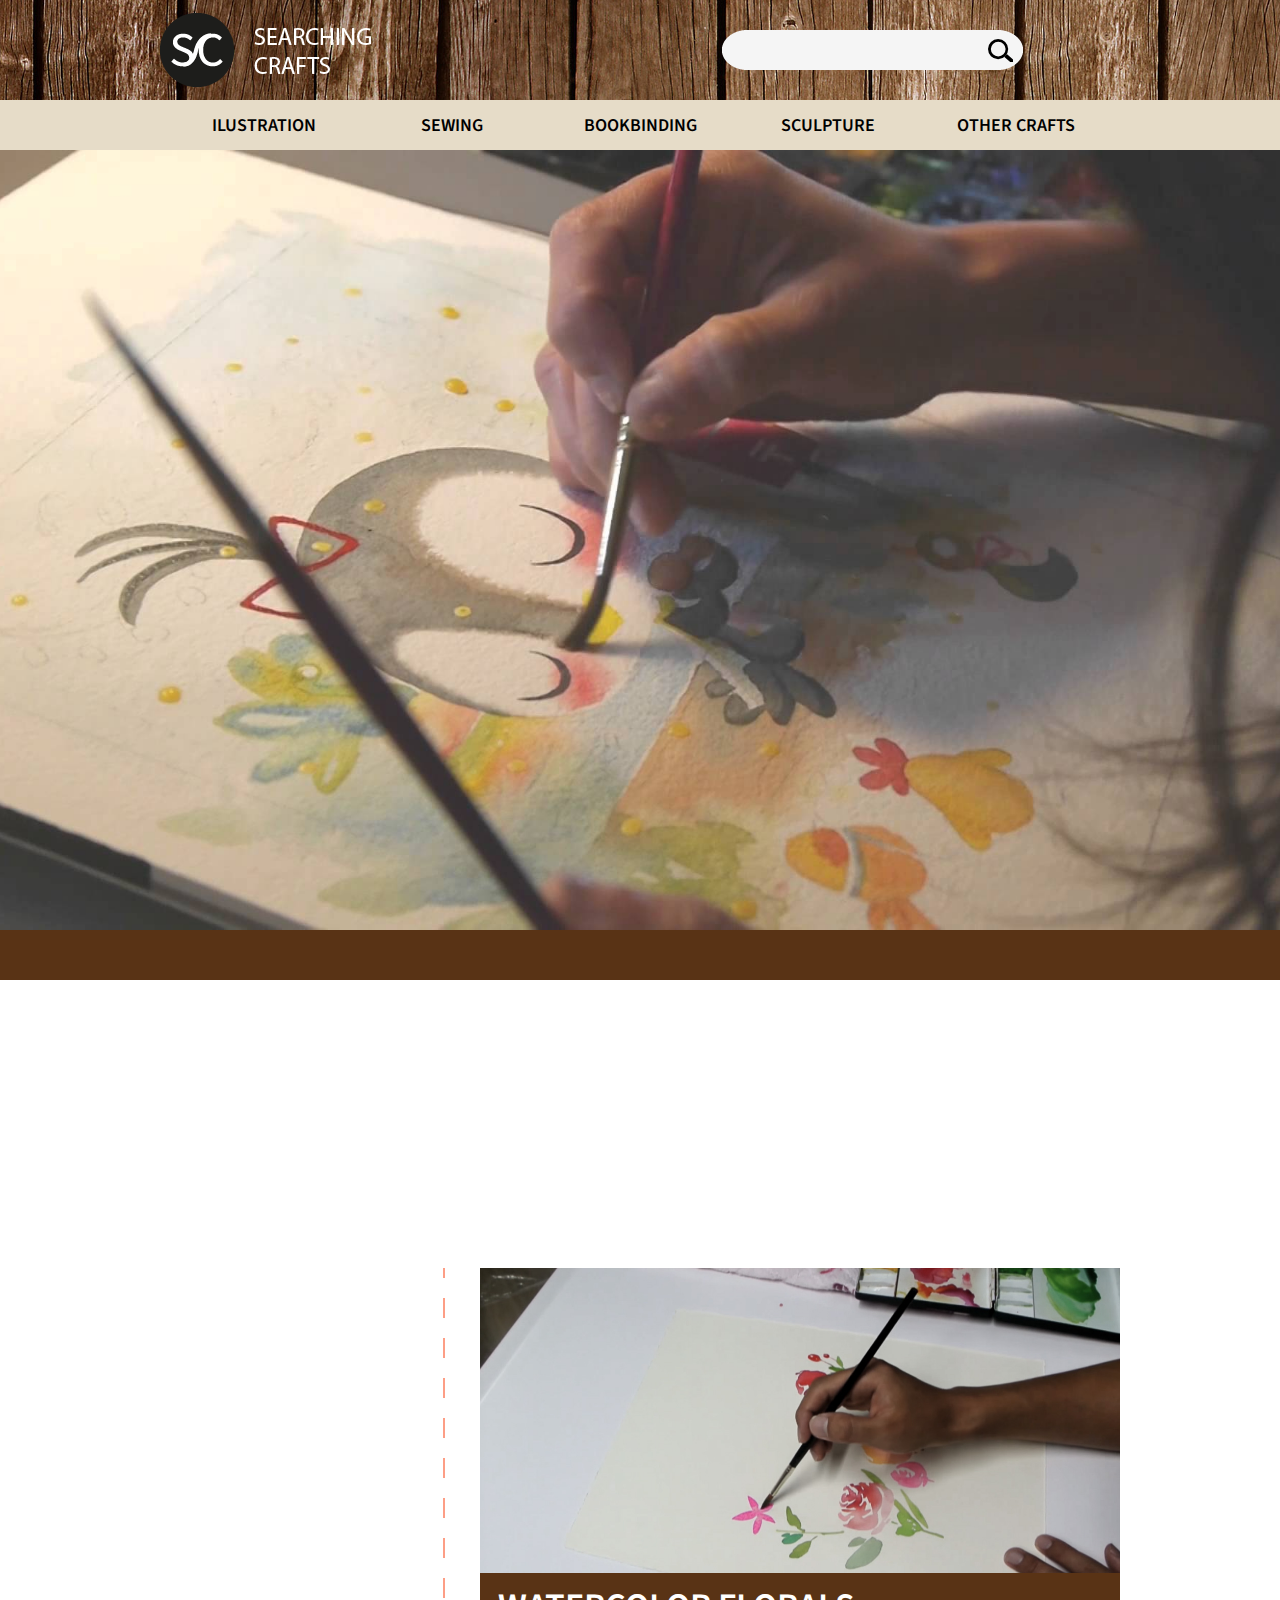
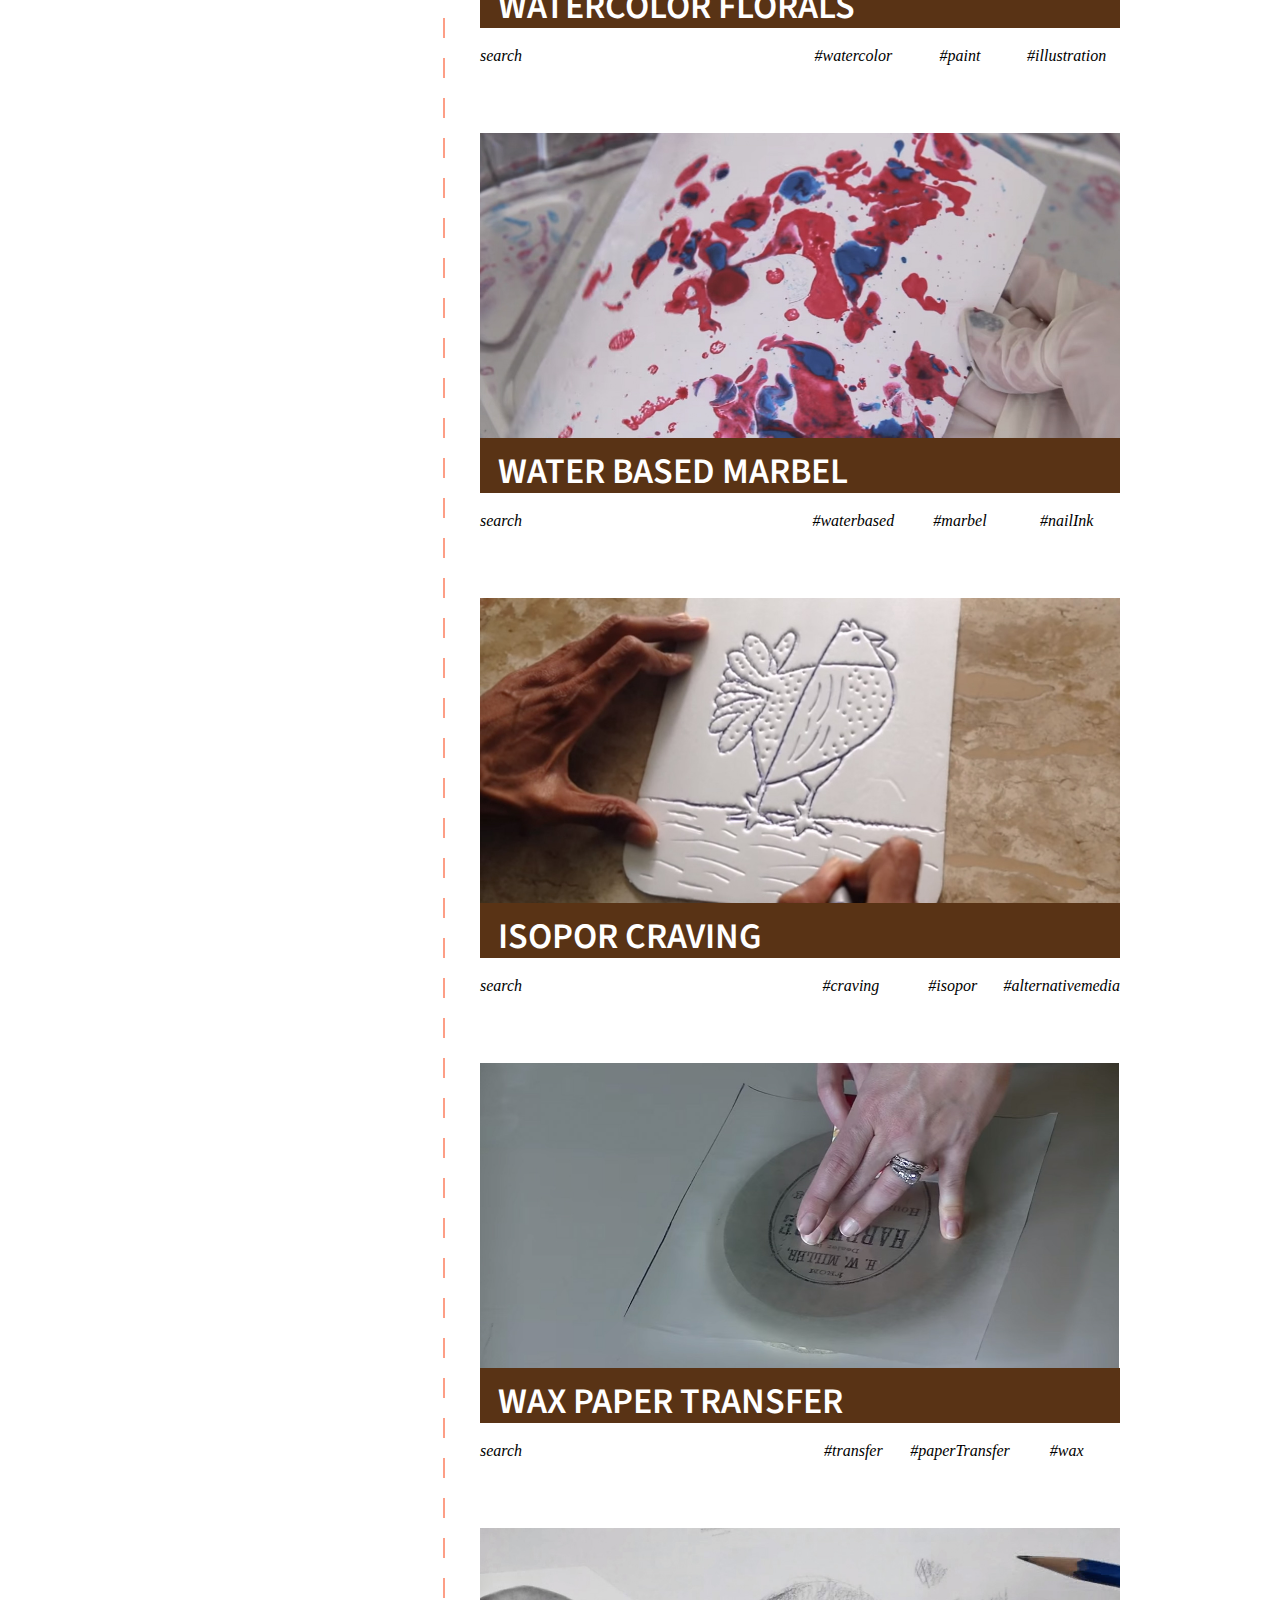
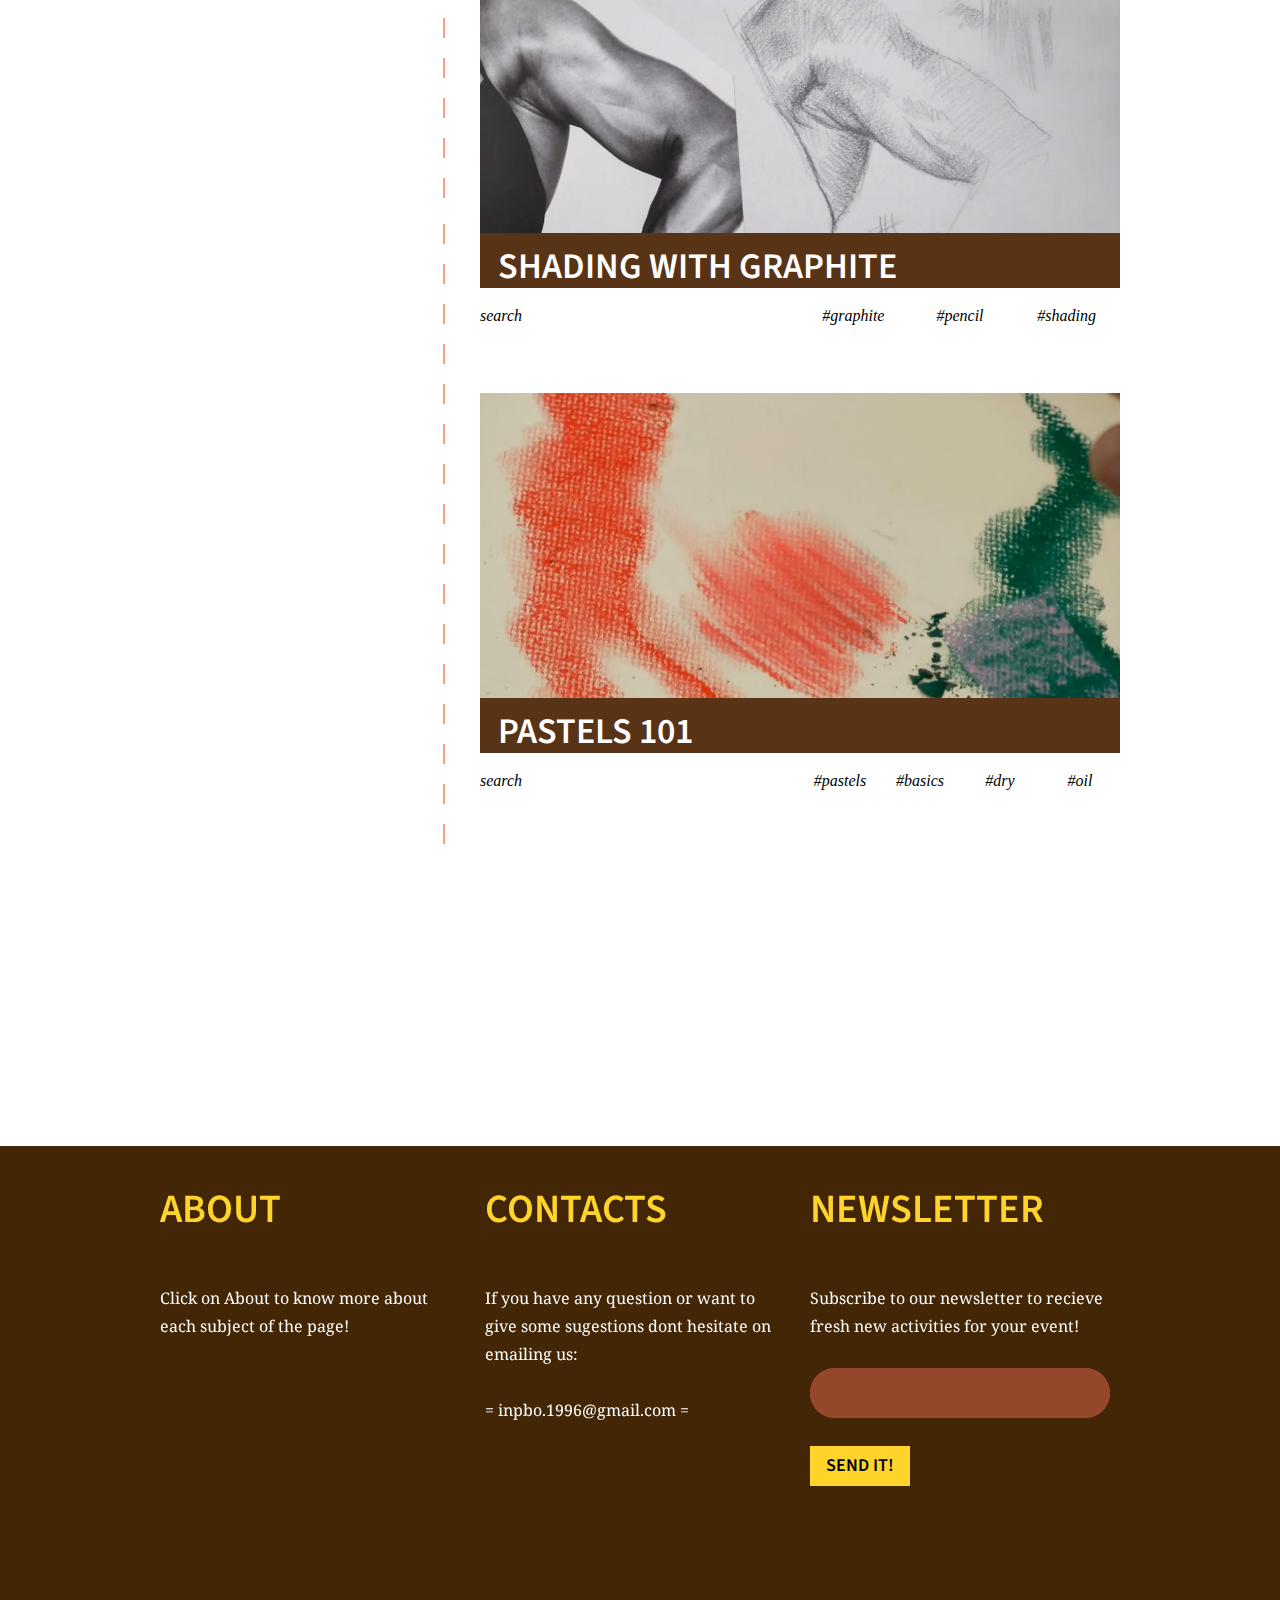
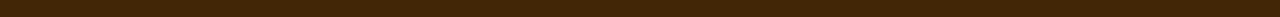
<file: ilustration.html>
<!DOCTYPE html>
<html>
<head>
    <meta charset="utf-8"> </meta>
    <meta name="viewport" content="width=device-width, initial-scale=1.0">
    <title> Searching Crafts </title>
    <link rel="stylesheet" href="style.css">
</head>
<body>
<div id="supermain">
    <div id="topMenu">
        <div id="topElements">
            <a href="index.html"><div id="logo"></div></a> 
            <div id="emptySpace"></div>
            <div id="searchBar"> <div id="searchButton"></div></div>
        </div>
    </div>
</div>
    <div id="ham">
         <div id="hamicon"></div>
    <div id="mainMenu">
        <div class="dropdown" id="menuButton">
            <a href="#"><button class="dropbtn" id="ilu">ILUSTRATION</button></a> 
                <div class="dropdown-content">
                    <a href="ilustration.html">ALL</a>
                    <a href="ink.html">INKS</a>
                    <a href="marble.html">MARBLE</a>
                    <a href="craving.html">CRAVING</a>
                    <a href="transfer.html">TRANSFER</a>
                    <a href="pencils.html">PENCILS</a>
                    <a href="pastels.html">PASTELS</a>
            </div>
        </div>
        <div class="dropdown" id="menuButton">
            <a href="#"><button class="dropbtn" id="sew">SEWING</button></a> 
                <div class="dropdown-content">
                    <a href="sewing.html">ALL</a>
                    <a href="#">PATCHWORK</a>
                    <a href="#">CLOTH</a>
                    <a href="#">FASHION HACKS</a>
                    <a href="#">SMALL OBJECTS</a>
                    <a href="#">WOOL</a>
                    <a href="#">TRICOT</a>
                    <a href="#">CROCHET</a>
            </div>
        </div>
        <div class="dropdown" id="menuButton">
            <a href="#"><button class="dropbtn" id="binding">BOOKBINDING</button></a> 
                <div class="dropdown-content">
                    <a href="bookbinding.html">ALL</a>
                    <a href="#">SADDLE STITCH</a>
                    <a href="#">COPIC STITCH</a>
                    <a href="#">NO SPINE</a>
                    <a href="#">WITH SPINE</a>
                    <a href="#">CLASSIC</a>
                    <a href="#">ARTIST</a>
            </div>
        </div>
        <div class="dropdown" id="menuButton">
            <a href="#"><button class="dropbtn" id="sculpt">SCULPTURE</button></a> 
                <div class="dropdown-content">
                    <a href="sculpture.html">ALL</a>
                    <a href="#">PAPER</a>
                    <a href="#">CARDBOARD</a>
                    <a href="#">FIMO</a>
                    <a href="#">CLAY</a>
                    <a href="#">OTHERS</a>
            </div>
        </div>
        <div class="dropdown" id="menuButton">
             <a href="#"><button class="dropbtn" id="others">OTHER CRAFTS</button></a> 
                <div class="dropdown-content">
                    <a href="others.html">ALL</a>
                    <a href="#">ORGANIZE</a>
                    <a href="#">SCRAPBOOK</a>
                    <a href="#">SPECIALS</a>
            </div>
        </div>
    </div>
    </div>
<div id="supermain">  
    <div id="headerIlu"></div>
     <div id="aboutBar"></div>
        <div id="block"></div>
 </div>
    
    <div id="main"> 
        <div id="contentForSub">
            <div id="sideblock" class="button">
                <div id="sideMenu" class="button">
                    <div class="titl">ILLUSTRATION</div>
                    <a href="ink.html" class="highlights">INKS</a>
                    <a href="marble.html" class="highlights">MARBLE</a>
                    <a href="craving.html" class="highlights">CRAVING</a>
                    <a href="transfer.html" class="highlights">TRANSFER</a>
                    <a href="pencils.html" class="highlights">PENCILS</a>
                    <a href="subPages/pastels.html" class="highlights">PASTELS</a>
                </div>
            </div>
            <div id="barra"></div>
            <div id="videocol">
                
            <div id="video" class="holder">
               <a href="https://www.youtube.com/watch?v=6bsv0rzU7Dc" target="_blank"><img src="img/watercolor001.jpg" class="frame"></a> 
                    <div id="videoTitle" class="bar">
                        WATERCOLOR FLORALS
                        <br>
                        <span class="description">
                            Learn to paint some beautiful floral paterns with watercolors.
                            Blending colors to create fade effects.
                        </span>
                    </div>
                </div>
            <div id="takenNtags">
            <div id="taken" class="takenNtags"><p><i>search</i></p></div>
            <div id="tags">
                <div id="Htags" class="takenNtags"><i>#watercolor</i></div>
                <div id="Htags" class="takenNtags"><i>#paint</i></div>
                <div id="Htags" class="takenNtags"><i>#illustration</i></div>
            </div>
            </div>
                
           <div id="video" class="holder">
               <a href="https://www.youtube.com/watch?v=DXL-BRb6atY" target="_blank"><img src="img/marbel001.jpg" class="frame"></a> 
                    <div id="videoTitle" class="bar">
                        WATER BASED MARBEL
                        <br>
                        <span class="description">
                            These are the easiest way to recreate the effect of the acient technique of marbel paper. 
                            <br>Only using water based inks insted of oil ones.
                        </span> 
                    </div>
                </div>
            <div id="takenNtags">
            <div id="taken" class="takenNtags"><p><i>search</i></p></div>
            <div id="tags">
                <div id="Htags" class="takenNtags"><i>#waterbased</i></div>
                <div id="Htags" class="takenNtags"><i>#marbel</i></div>
                <div id="Htags" class="takenNtags"><i>#nailInk</i></div>
            </div>
            </div>
            <div id="video" class="holder">
               <a href="https://www.youtube.com/watch?v=YTppa6VsuFM" target="_blank"><img src="img/cravings001.jpg" class="frame"></a> 
                    <div id="videoTitle" class="bar">
                        ISOPOR CRAVING
                        <br>
                          <span class="description">  
                              Most are aware of the convencional craving technics. 
                              <br> But this one is a cheap and easy way to create your own prints. 
                              <br>Using ISOPOR, the material that cames with the meat packages and others alike.
                    </span>
                </div>
            </div>
            <div id="takenNtags">
            <div id="taken" class="takenNtags"><p><i>search</i></p></div>
            <div id="tags">
                <div id="Htags" class="takenNtags"><i>#craving</i></div>
                <div id="Htags" class="takenNtags"><i>#isopor</i></div>
                <div id="Htags" class="takenNtags"><i>#alternativemedia</i></div>
            </div>
            </div>
                
            <div id="video" class="holder">
               <a href="https://www.youtube.com/watch?v=6VF57Ni75mw" target="_blank"><img src="img/transfer001.jpg" class="frame"></a> 
                    <div id="videoTitle" class="bar">
                        WAX PAPER TRANSFER
                        <br>
                          <span class="description">  
                           Want to print something in a special surface like metal? You could try do it with wax paper 
                    </span>
                </div>
            </div>
            <div id="takenNtags">
            <div id="taken" class="takenNtags"><p><i>search</i></p></div>
            <div id="tags">
                <div id="Htags" class="takenNtags"><i>#transfer</i></div>
                <div id="Htags" class="takenNtags"><i>#paperTransfer</i></div>
                <div id="Htags" class="takenNtags"><i>#wax</i></div>
            </div>
            </div>
                
            <div id="video" class="holder">
               <a href="https://www.youtube.com/watch?v=w4KVY3KikO4" target="_blank"><img src="img/pencils001.jpg" class="frame"></a> 
                    <div id="videoTitle" class="bar">
                        SHADING WITH GRAPHITE
                        <br>
                        <span class="description" id="description">  
                        Good pratice exercises to master the expressive aura of shading on your graphite works.
                    </span>
                </div>
            </div>
            <div id="takenNtags">
            <div id="taken" class="takenNtags"><p><i>search</i></p></div>
            <div id="tags">
                <div id="Htags" class="takenNtags"><i>#graphite</i></div>
                <div id="Htags" class="takenNtags"><i>#pencil</i></div>
                <div id="Htags" class="takenNtags"><i>#shading</i></div>
            </div>
            </div>
                
            <div id="video" class="holder">
               <a href="https://www.youtube.com/watch?v=ROPbUTN7miU" target="_blank"><img src="img/pastels001.jpg" class="frame"></a> 
                    <div id="videoTitle" class="bar">
                        PASTELS 101
                        <br>
                          <span class="description">  
                         The basics to learn master the pastels. From shadings, blendings and so on
                    </span>
                </div>
            </div>
            <div id="takenNtags">
            <div id="taken" class="takenNtags"><p><i>search</i></p></div>
            <div id="tags">
                <div id="Htags" class="takenNtags"><i>#pastels</i></div>
                <div id="Htags" class="takenNtags"><i>#basics</i></div>
                <div id="Htags" class="takenNtags"><i>#dry</i></div>
                <div id="Htags" class="takenNtags"><i>#oil</i></div>
            </div>
            </div>
                
        </div>
    </div> 
    <div id="supermain">  
    <div id="block"></div>
    </div>
</div>
    </div>
    <div id="footer">
        <div id="foot">        
              <div id="footCol" class="textDark">
                <div id="footTitle"> <span class="Ttl">ABOUT</span></div>
                 Click on About to know more about each subject of the page!
            </div>
            <br>
            <div id="footCol" class="textDark">
                <div id="footTitle"> <span class="Ttl">CONTACTS</span></div>
                If you have any question or want to give some sugestions dont hesitate on emailing us:
                <br>
                <br>
               <a href="mailto:inpbo.1996@gmail.com" class="textDark"> = inpbo.1996@gmail.com = </a>
            </div>
            <br>
            <div id="footCol" class="textDark">
                <div id="footTitle"> <span class="Ttl">NEWSLETTER</span></div>
                Subscribe to our newsletter to recieve fresh new activities for your event!
                <br>
                <br>
                <div id="newsMe"><input type="text" class="textLight"></div>
                <br>
                <a href="mailto:inpbo.1996@gmail.com"> <div id="sendButton" class="send"> SEND IT! </div> </a>
            </div>
        </div>
    </div>
    
</body>
</html>
</file>
<file: style.css>
@charset utf-8;
@import url(https://fonts.googleapis.com/css?family=Source+Sans+Pro:400,400italic,600,700,700italic,900);
@import url(https://fonts.googleapis.com/css?family=Roboto+Slab);
@import url(https://fonts.googleapis.com/css?family=Droid+Serif:400,700italic,700,400italic);


 body{
     background-color: white;
     margin: 0px;
}

#supermain {
    width: 100%;
    height: 100%;
    display: flex;
    justify-content: center;
    flex-direction: column;
}

#main {
    width: 100%;
    max-width: 960px;
    height: 100%;
    display: flex;
    flex-direction: column;
    justify-content: center;
    margin: auto;
    z-index: 0;
}



#header, #header_2 {
    width: 100%;
    height: 780px;
    background-image: url(img/art-supplies.jpg);
    background-size: cover;
    background-position: center; 
    background-repeat: no-repeat;
    margin: 0px;
    z-index: 3;
}

#headerIlu, #headerIlu_2 {
    width: 100%;
    height: 780px;
    background-image: url(img/ilustration.jpg);
    background-size: cover;
    background-position: center; 
    background-repeat: no-repeat;
    margin: 0px;
    z-index: 3;
}

#headerSew, #headerSew_2 {
    width: 100%;
    height: 780px;
    background-image: url(img/sewing.jpg);
    background-size: cover;
    background-position: center; 
    background-repeat: no-repeat;
    margin: 0px;
    z-index: 3;
}

#headerBind, #headerBind_2 {
    width: 100%;
    height: 780px;
    background-image: url(img/bookbinding.jpg);
    background-size: cover;
    background-position: center; 
    background-repeat: no-repeat;
    margin: 0px;
    z-index: 3;
}

#headerSculpt, #headerSculpt_2{
    width: 100%;
    height: 780px;
    background-image: url(img/sculpt.jpg);
    background-size: cover;
    background-position: center; 
    background-repeat: no-repeat;
    margin: 0px;
    z-index: 3;
}

#headerOthers, #headerOthers_2{
    width: 100%;
    height: 780px;
    background-image: url(img/others2.jpg);
    background-size: cover;
    background-position: center; 
    background-repeat: no-repeat;
    margin: 0px;
    z-index: 3;
}







/*ABOUT*/ 

#aboutText {
    width: 0%;
    height: 780px;
    background-color: white;
    margin: 0px;
    display: flex;
    align-items: center;
    justify-content: center;
    flex-flow: column;
    box-sizing: border-box;
    z-index: 3;
    transition: 0.5s;
    overflow:hidden
}



#header_2, #headerSew_2, #headerSculpt_2 {
    display:flex;
    justify-content: flex-start;
    align-items: flex-start;
    flex-direction: column;
}

#headerIlu_2, #headerBind_2, #headerOthers_2 {
    display:flex;
    justify-content: flex-end;
    align-items: flex-end;
    flex-direction: column;
}


#header_2:hover #aboutText {
     width: 50%;
    padding: 100px;
}

#headerIlu_2:hover #aboutText {
     width: 50%;
    padding: 100px;
}

#headerSew_2:hover #aboutText {
     width: 50%;
    padding: 100px;
}

#headerSculpt_2:hover #aboutText {
     width: 50%;
    padding: 100px;
}

#headerBind_2:hover #aboutText {
     width: 50%;
    padding: 100px;
}

#headerOthers_2:hover #aboutText {
     width: 50%;
    padding: 100px;
}


#aboutBar {
    width: 100%;
    height: 50px;
    z-index: 10;
    background-color: #593315;;
}








/*CONTENT AREA*/
#content, #content2 {
    width 100%;
    max-width: 960px;
    height: 300px;
    display: flex;
    flex-direction: row;
    margin-top: 288px;  
}

#content2 {
    margin-top: 25px;
    margin-bottom: 288px;
}

#contentSide {
    width 960px;
    height: 1500px;
    display: block;
    box-sizing: border-box;
    margin-top: 288px;  
    margin-bottom: 288px; 

}

#contentForSub{
    max-width: 960px;
    height: 100%;
    display: flex;
    flex-direction: row;
  /*  margin-top: 288px;  
    margin-bottom: 288px; */
    z-index: 0;
}

#block {
    width: 100%;
    height: 288px;
    z-index: 10;
    background-color: white;
}








/* NEW POST GRID*/
#col1, #col2, #col3, #col4, #col5, #col6 {
    width: 300px;
    height: 300px;
    background-color: #ECECEC;
    margin-right: 25px;
    display: flex;
    align-items: flex-end;
}

#col3, #col6 {
    margin-right: 0px;
}

#newPost {
    width: 300px;
    height: 55px;
    background-color: #593315;
    text-align: center;
    justify-content: center;
    display: flex;
    flex-direction: column;
}

#col1 {
    background-image: url(img/watercolor001.jpg);
    background-repeat: no-repeat;
    background-size: cover;
}

#col2 {
    background-image: url(img/sewing001.png);
    background-repeat: no-repeat;
    background-size: cover;
}

#col3 {
    background-image: url(img/bookbinding001.png);
    background-repeat: no-repeat;
    background-size: cover;
}

#col4 {
    background-image: url(img/sculpture001.png);
    background-repeat: no-repeat;
    background-size: cover;
}

#col5 {
    background-image: url(img/organization001.png);
    background-repeat: no-repeat;
    background-size: cover;
}

/*#col6 {
    background-image: url(img/watercolor001.jpg);
    background-repeat: no-repeat;
    background-size: cover;
}*/







/* NAS SUB PAGINAS*/

#sideMenu {
    position: fixed;
    width: 300px;
    height: 600px;
    display: flex;
    flex-direction: column;
    flex-flow: column;
    text-align: left;
    align-items: left;
    top: 288px;
    z-index: 0;
}

#sideblock {
   width: 300px;
    height: 600px;
    display: flex;
    flex-direction: column;
    flex-flow: column;
    text-align: left;
    align-items: left; 
    z-index: 0;
}
#videocol, #video {
    width: 640px;
    height: 360px;
    display: flex;
    z-index: 0;
}

#videocol {
    width: 640px;
    height: 100%;
    flex-direction: column;
    z-index: 0;
}
#barra {
    background-image: url(ASSETS/verBar.png);
    width: 20px;
    height: auto;
    position: relative;
    background-repeat: repeat-y;
    background-size: auto;
    margin-left: 20px; 
    margin-right: 20px;
    z-index: 0;
}


#videoTitle {
    width: 640px;
    height: 55px;
    background-color: #593315;
    flex-direction: column;
    text-align: center;
    display: flex;
    align-items: flex-start;
    overflow: hidden
    z-index: 10;
    padding-left: 18px;
    padding-top: 8px;
    padding-right: 18px;
    box-sizing: border-box;
    
}


#video:hover #videoTitle {
    width: 640px;
    height: 200px;
    background-color: #593315;
    flex-direction: column
    text-align: center;
    display: flex;
    align-items: flex-start;
    transition: 0.5s;
    z-index: 10;
}


#takenNtags {
    width: 640px;
    height: 55px;
    flex-direction: column;
    text-align: center;
    display: inline-flex;
    justify-content: space-between;
    flex-direction: row;
    box-sizing: border-box;
    z-index: 0;
    margin-bottom: 50px;
}

#taken{
    width:10%;
    align-items: center;
    display: flex;
    justify-content: flex-start;
    flex-direction: row;
}

#tags{
    width:50%;
    align-items: center;
    display: flex;
    justify-content: flex-end;
    flex-flow: row;
}

#Htags {
    width:50%;
    align-items: center;
    display: flex;
    justify-content: center;
    flex-flow: row;
    }








/*FOOTER AREA*/
#footer {
    width 100%;
    height: 471px;
    background-color: #422606;
    display: flex;
    justify-content: center;
    z-index: 100;
}


#foot {
    width 100%;
    max-width: 960px;
    height: 100%;
    display: flex;
    flex-direction: row; 
    z-index: 100;
}


#footCol {
    width: 300px;
    margin-right: 25px;
    height: 100%;
    display: flex;
    flex-direction: column;
    z-index: 100;
}

#footTitle {
    width: 300px;
    display: flex;
    flex-direction: column;
    margin-top: 50px;
    margin-bottom: 60px;
    z-index: 100;
}

#newsMe {
    width: 300px;
    height: 50px;
    background-image: url(ASSETS/newsletter.png);
    background-repeat: no-repeat;
    background-size: contain;
}



#sendButton {
     width: 100px;
    height: 40px;
    background-color: #FED42A;
    display: flex;
    position: relative;
}

.send {
    font-family: 'Source Sans Pro', sans-serif;
    font-weight: 600;
    font-size: 18px;
    color: black;
    text-align: center;
    justify-content: center;
    align-items: center;
}




/*TOP MENUS*/
#topMenu {
    width 100%;
    height: 100px;
    background-image: url(ASSETS/topMenu.png);
    display: flex;
    flex-direction: row;
    justify-content: center;
    align-items: center;
    z-index: 10;
}


#mainMenu {
    width 100%;
    height: 50px;
    background-color: #E6DCC8;
    display: flex;
    flex-direction: row;
    justify-content: center;
    z-index: 10;
}










/* MENU BUTTONS */
#menuButton, {
    width: 100%;
    max-width: 936px;
    height: 50px;
    display: flex;
    justify-content: center;
    flex-direction: row;
     z-index: 40;
}

#menuButton:hover {
    background-color: #FED42A;
     z-index: 40;
}

 #ilu, #sew, #binding, #sculpt, #others {
    width: 188px;
    height: 50px;
    text-align: center;
    justify-content: center;
    display: flex;
    align-items: center;
    position: relative;
    border: none;
    font-family: 'Source Sans Pro', sans-serif;
    font-weight: 600;
    font-size: 18px;
    color: black;
     z-index: 40;
}











/*TOP MENU ELEMENTS*/
#topElements {
    width: 100%;
    max-width: 960px;
    height: 100px;
    display: flex;
    align-items: center;
    flex-direction: row;
    z-index: 1;
}

#logo {
    width: 212px;
    height: 75px;
    background-image: url(ASSETS/logo.png);
    display: flex;
    align-content: left;
    z-index: 5;
}

#searchBar, #emptySpace {
    width: 350px;
    height: 40px;
    display: flex;
    align-items: center;
    justify-content: flex-end;
    z-index: 3;
}

#searchBar { 
    width: 301px;
    height: 40px;
    background-image: url(ASSETS/searchBar.png);
    background-size: cover;
    background-repeat: no-repeat;
    
}

#searchButton, #searchButton:hover, #searchButton:active {
    width: 25px;
    height: 23px;
    background-image: url(ASSETS/searchButton.svg);
    background-repeat: no-repeat;
    background-size: 70px;
    margin-right: 10px;
    z-index: 10;
}

#searchButton {
    background-position: 0px 0px;
    z-index: 10;
}

#searchButton:hover {
    background-position: 0px -24px;
    z-index: 10;
}

#searchButton:active {
    background-position: 0px -50px;
    z-index: 10;
    
}






/*CLASSES*/


/*DROPDOWNS*/

.dropdown {
    position: relative;
    display: inline-block;
    font-family: 'Source Sans Pro', sans-serif;
    font-weight: 600;
    font-size: 18px;
    color: black;
    text-align: center;
    justify-content: center;
    align-items: center;
}

.dropdown-content {
    display: none;
    position: absolute;
    background-color: #FED42A;
    min-width: 188px;
    font-family: 'Source Sans Pro', sans-serif;
    font-weight: 600;
    font-size: 18px;
    color: black;
    text-align: center;
    justify-content: center;
    align-items: center;
}

.dropdown-content a {
    text-decoration: none;
    display: block;
    padding: 12px 16px;
    font-family: 'Source Sans Pro', sans-serif;
    font-weight: 600;
    font-size: 18px;
    color: black;
    text-align: center;
    justify-content: center;
    align-items: center;
}

.dropdown-content a:hover {
    color: #FED42A;
    background-color: #422606
}

.dropdown:hover .dropdown-content {
    display: block;
}

.dropbtn {
     background-color: #E6DCC8;
}

.dropdown:hover .dropbtn {
    background-color: #FED42A;
}






/* CLASSES FOR TEXT*/
.aboutTitle {
    font-family: 'Source Sans Pro', sans-serif;
    color: black;
    font-weight: 700;
    font-size: 48px;
    position: relative;
    margin-bottom: 60px;
    
} 

.newPost {
    font-family: 'Source Sans Pro', sans-serif;
    font-weight: 600;
    font-size: 24px;
    color: white;
}


.textDark, .textLight{
    font-family: 'Droid Serif', serif;
    font-size: 16px;
    line-height: 28px;
    
}

.textDark, .footertext {
    color: white;
}

.textLight {
    color: black;
    position: relative;
    padding-left: 100px;
    padding-right: 100px;
    font-weight: 500;
}

.Ttl {
    font-family: 'Source Sans Pro', sans-serif;
    font-weight: 600;
    font-size: 40px;
    color: #FED42A;
}

.titl {
    font-family: 'Source Sans Pro', sans-serif;
    font-weight: 800;
    font-size: 28px;
    color: black;
    padding-bottom: 30px;
}

.button {
    font-family: 'Source Sans Pro', sans-serif;
    font-weight: 600;
    font-size: 18px;
    color: black;
    text-align: left;
    align-items: flex-start;
    line-height: 36px;  
}


.highlights:link {
    font-family: 'Source Sans Pro', sans-serif;
    font-weight: 600;
    font-size: 18px;
    color: black;
    text-align: left;
    align-items: flex-start;
    line-height: 36px;  
}

.highlights:hover {
    color: lightcoral;
 
}

.highlights:active {
    color: aqua;
   
}


.takenNtags:link {
    font-family: 'Source Sans Pro', sans-serif;
    font-weight: 400;
    font-size: 12px;
    color: black;
    text-align: left;
    align-items: flex-start;
    line-height: 36px;  
    
}

.takenNtags:hover {
    color: lightcoral;
 
}

.takenNtags:active {
    color: aqua;
   
}

.description {
    font-family: 'Droid Serif', serif;
    font-size: 16px;
    font-weight: 400;
    line-height: 28px;
    color: white;
    position: relative;
    bottom: 0;
    left: 0;
    width: 100%;
    height: 200px;
    padding-top: 18px;
    padding-left: 50px;
    padding-right: 18px;
    align-items: flex-end;
    text-align: left;
    box-sizing: border-box;
}







/*IFRAME SOLUTIONS*/

.holder{
    width: 400px;
    height: 300px;
    position:relative;
}
.frame{
    width: 100%;
    height: 100%;
}
.bar {
    font-family: 'Source Sans Pro', sans-serif;
    font-weight: 600;
    font-size: 36px;
    color: white;
    position: absolute;
    bottom: 0;
    left: 0;
    width:100%;
    overflow: hidden;
}

.bar:hover {
    position:absolute;
    bottom: 0;
    left: 0;
    width: 100%;
    height: 200px;
    align-items: flex-end;
    overflow: visible;
    
}





a {
 text-decoration: none; 
    color: black;

}

iframe {
    z-index: 0;
    display: flex;
}

img {
    width: 100%;  
    object-fit: cover;
}

input {
    background-color: transparent;
   width: 300px;
    height:50px;
    border: none; 
    box-sizing: border-box;
    margin: 0px;
    padding:0px;
}




/*MEDIA STUFFFF- depois ajustar*/

@media screen and (max-width: 480px) {
    body {
       width: 100%;
    }
    
#topElements {
    display: flex;
    align-items: center;
    flex-direction: column;
    justify-content: center;
}   
    
    
    
    
    
    /*MAIN MENU*/ 
    #hamicon{
        width: 40px;
        height: 40px;
        background-image: url(ASSETS/hamicon.png);
        background-repeat: no-repeat;
        background-size: contain;
        z-index: 30;
        align-self: flex-end;
        transform: translate(300px);
    
        
    }

    #ham {
        width: 100%;
        max-width: 100%;
        height: 50px;
        overflow: hidden;
        background-color: #E6DCC8;
        display: flex;  

    }
    
#mainMenu {
    width 188px;
    height: 100%;
    background-color: none;
    display: flex;
    flex-direction: column;
    z-index: 100;
     background-color: transparent;
    visibility: hidden;
}
    #ham:hover #mainMenu {
        visibility: visible;
        overflow: visible;
        height: 250px;
        max-width: 480px;
        position: absolute;
        top: 150px;
         z-index: 100;
    }
    
#menuButton {
    width: 100%;
    max-width: 188px;
    height: 50px;
    display: flex;
    justify-content: center;
    align-self: none;
    flex-direction: column;
    background-color: transparent;
     z-index: 100;
}

#menuButton:hover {
    background-color: #FED42A;
}

 #ilu, #sew, #binding, #sculpt, #others {
    width: 188px;
    height: 50px;
    position: relative;
     transform: translate(188px);
     z-index: 100;
}
    
.dropdown-content a:hover {
    color: #FED42A;
    background-color: #422606;
   /* position: relative;
    transform: translate(0px, 188px);*/
     z-index: 100;
}

.dropdown:hover .dropdown-content {
    display: block;
   /*  position: relative;
    transform: translate(188px, 0px);*/
    z-index: 100;
}

.dropbtn {
     background-color: #E6DCC8;
    z-index: 100;
    
}

.dropdown:hover .dropbtn {
    background-color: #FED42A;
    z-index: 100;
}

    
    
    
    
    

  
  /*CONTENT*/  
#content, #content2 {
    width 100%;
    max-width: 480px;
    height: auto;
    display: flex;
    flex-direction: column;
    justify-content: center;
    align-items: center;
    margin: 0px;  
}

#content2 {
   margin: 0px;
}


#contentForSub{
    max-width: 480px;
    height: 100%;
    display: flex;
    flex-direction: column;
    z-index: 0;
}

#block {
    width: 100%;
    height: 55px;
    z-index: 10;
    background-color: white;
}
    
/*VIDEO*/ 

    #video {
    width: 100%;
    max-width: 480px;
    height: 100%;
    max-height: 270px;
    display: flex;
    z-index: 0;
}

#videocol {
    width: 100%;
    max-width: 480px;
    height: 100%;
    flex-direction: column;
    display: flex;
    z-index: 0;
}


#videoTitle {
    width: 100%;
    max-width: 480px;
    height: 55px;
    z-index: 10;
    padding-left: 18px;
    padding-top: 8px;
    padding-right: 18px;
    box-sizing: border-box;
}


#video:hover #videoTitle {
    width: 100%;
    max-width: 480px;
    height: 150px;
    z-index: 10;
}


#takenNtags {
    width: 100%;
    max-width: 480px;
    height: 55px;
    flex-direction: column;
    text-align: center;
    display: inline-flex;
    justify-content: space-between;
    flex-direction: row;
    box-sizing: border-box;
    z-index: 0;
    margin-bottom: 50px;
}

#taken{
    width: 10%;
    align-items: center;
    display: flex;
    justify-content: flex-start;
    flex-direction: row;
}

#tags{
    width: 70%;
    align-items: center;
    display: flex;
    justify-content: flex-end;
    flex-flow: row;
}

#Htags {
    width:80%;
    align-items: center;
    display: flex;
    justify-content: center;
    flex-flow: row;
    }


 .description {
   
    font-size: 14px;
    font-weight: 400;
    line-height: 24px;
    
}
    
.bar {
    font-size: 20px;
    color: white;
    position:absolute;
    bottom: 0;
    left: 0;
    width:100%;
}

.bar:hover {
    position:absolute;
    bottom: 0;
    left: 0;
    width: 100%;
    height: 200px;
    align-items: flex-end;
    
}
    
    /* NEW POST GRID*/
#col1, #col2, #col3, #col4, #col5, #col6 {
   width: 100%;
    max-width: 300px;
    height: 300px;
    background-color: white;
    margin-top: 10px;
    display: flex;
    align-items: flex-end;
    margin-right: 0px;
}

#col3, #col6 {
    margin-right: 0px;
}

    #col1 {
        margin-top: 40px;
    }
     #col6 {
        margin-bottom: 50px;
    }

#newPost {
    width: 300px;
    height: 55px;
    align-items: center;
}

    /*HEADERS*/
    
 #header_2, #headerIlu_2, #headerSew_2, #headerBind_2, #headerSculpt_2, #headerOthers_2  {
    width: 100%;
    max-width: 100%;
    max-height: 600px;
    display:flex;
    justify-content: flex-end;
    align-items: flex-end;
    flex-direction: column;
 
}
    #header, #headerIlu, #headerSew, #headerBind, #headerSculpt, #headerOthers  {
    width: 100%;
    max-width: 480px;
    max-height: 260px;
    display:flex;
    justify-content: flex-end;
    align-items: flex-end;
    flex-direction: column;
 
}
    
    
/*ABOUT*/

#aboutText {
    width: 100%;
    height: 0px;
    padding: 0px;
    margin: 0px;
   
}

    #header_2:hover #aboutText {
    width: 100%;
    height: 100%;
    padding: 40px;
    margin: 0px;
}

#headerIlu_2:hover #aboutText {
    width: 100%;
    height: 100%;
    padding: 40px;
    margin: 0px;
}

#headerSew_2:hover #aboutText {
   width: 100%;
    height: 100%;
    padding: 40px;
    margin: 0px;
}

#headerSculpt_2:hover #aboutText {
    width: 100%;
    height: 100%;
    padding: 40px;
    margin: 0px;
}

#headerBind_2:hover #aboutText {
    width: 100%;
    height: 100%;
    padding: 40px;
    margin: 0px;
}

#headerOthers_2:hover #aboutText {
    width: 100%;
    height: 100%;
    padding: 40px;
    margin: 0px;
}

#aboutBar {
    width: 100%;
    height: 10px;
    z-index: 10;
    background-color: #593315;
    
}

 .textLight {
    font-size: 14px;
     line-height: 24px;
    font-weight: 500;
     padding: 0px;
     margin: 0px;
}
    

  .aboutTitle {
    font-size: 36px;
    position: relative;
    margin-bottom: 60px;
    
}   
    
    

    /*FOOTER AREA*/
#footer {
    width 100%;
    max-width: 480px;
    height: 100%;
    background-color: #422606;
    display: flex;
    flex-direction: column; 
    justify-content: center;
    z-index: 50;
}


#foot {
    width 100%;
    max-width: 410px;
    height: 100%;
    display: flex;
    flex-direction: column; 
    z-index: 50;
    box-sizing: border-box;
}


#footCol {
    width: 100%;
    max-width: 410px;
    margin-right: 0px;
    display: flex;
    flex-direction: column;
    z-index: 50;
    padding: 10px;
    box-sizing: border-box;
}

#footTitle {
    width: 100px;
    padding: 0px;
    margin: 0px;
    margin-bottom: 20px;
    box-sizing: border-box;
    }

.Ttl {
    font-weight: 600;
    font-size: 30px;
    color: #FED42A;
    margin: 0;
    padding: 0;

}
      .textDark {
    width: 100%;
    font-size: 14px;
     line-height: 24px;
    font-weight: 500;
    
}
    
    #newsMe {
    width: 300px;
    height: 50px;
    background-image: url(ASSETS/newsletter.png);
    background-repeat: no-repeat;
    background-size: contain;
}


#sendButton {
     width: 70px;
    height: 20px;
}

.send {
    font-family: 'Source Sans Pro', sans-serif;
    font-weight: 600;
    font-size: 14px;
}
    
/*TO HIDE*/ 
    #searchBar, #emptySpace, #barra, #sideblock, #sideMenu {
    display: none;
}
    
    
}
</file>
